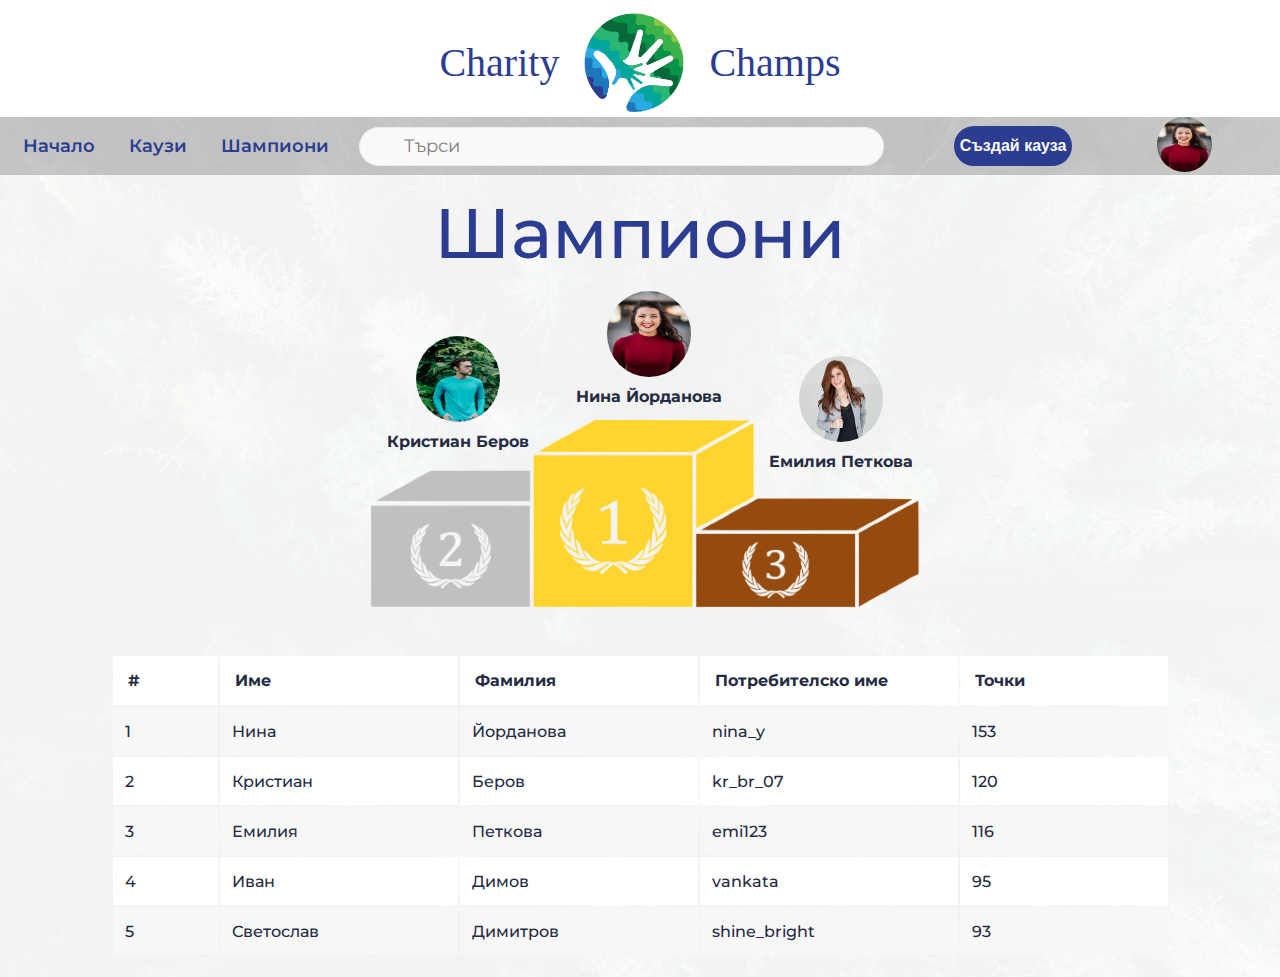
<file: champions.html>
<!DOCTYPE html>
<html lang="en">

<head>
    <meta charset="UTF-8">
    <meta http-equiv="X-UA-Compatible" content="IE=edge">
    <meta name="viewport" content="width=device-width, initial-scale=1.0">
    <title>Шампиони</title>
    <link rel="stylesheet" href="./css/main.css">
    <link rel="stylesheet" href="./css/champions.css">
    <link href='https://fonts.googleapis.com/css?family=Montserrat' rel='stylesheet'>
</head>

<body>
    <header onclick="location.href='home.html'">
        <div class="title-logo-wrapper" onclick="location.href='home.html'">
            <div class="title">Charity</div>
            <img class="header-logo" src="./images/logo_notext.png">
            <div class="title">Champs</div>
        </div>
    </header>
    <main>
        <nav class="navbar">
            <div class="links-wrapper">
                <a class="link" href="home.html">Начало</a>
                <a class="link" href="catalog.html">Каузи</a>
                <a class="link" href="champions.html">Шампиони</a>
            </div>
            <div class="search-root">
                <div class="search-wrapper">
                    <input class="searchfield" />
                    <div class="search-overlay">
                        <i class="fas fa-search"></i>
                        <span>Търси</span>
                    </div>
                </div>
            </div>
            <div class="actions-wrapper">
                <button class="create-btn" type="button" onclick="location.href='create.html'">Създай кауза</button>
                <a href="my_profile.html">
                    <img class="profile-pic" src="./images/champions_1.jpg">
                </a>
            </div>
        </nav>

        <section class="content">
            <h2 class="champions-heading">Шампиони</h2>

            <div class="prize-wrapper">
                <div class="users-wrapper">
                    <div class="user-display-wrapper second">
                        <img class="user-picture" src="./images/champions_2.jpg">
                        <span class="user-name">Кристиан Беров</span>
                    </div>
                    <div class="user-display-wrapper first">
                        <img class="user-picture" src="./images/champions_1.jpg">
                        <span class="user-name">Нина Йорданова</span>
                    </div>
                    <div class="user-display-wrapper third">
                        <img class="user-picture" src="./images/champions_3.jpg">
                        <span class="user-name">Емилия Петкова</span>
                    </div>
                </div>
                <img class="prize-picture" src="./images/Podium.png">
            </div>

            <table class="ranks-table">
                <thead class="table-head">
                    <th class="first-col">#</th>
                    <th class="second-col">Име</th>
                    <th class="third-col">Фамилия</th>
                    <th class="fourth-col">Потребителско име</th>
                    <th class="fifth-col">Точки</th>
                </thead>
                <tr>
                    <td>1</td>
                    <td>Нина</td>
                    <td>Йорданова</td>
                    <td>nina_y</td>
                    <td>153</td>
                </tr>
                <tr>
                    <td>2</td>
                    <td>Кристиан</td>
                    <td>Беров</td>
                    <td>kr_br_07</td>
                    <td>120</td>
                </tr>
                <tr>
                    <td>3</td>
                    <td>Емилия</td>
                    <td>Петкова</td>
                    <td>emi123</td>
                    <td>116</td>
                </tr>
                <tr>
                    <td>4</td>
                    <td>Иван</td>
                    <td>Димов</td>
                    <td>vankata</td>
                    <td>95</td>
                </tr>
                <tr>
                    <td>5</td>
                    <td>Светослав</td>
                    <td>Димитров</td>
                    <td>shine_bright</td>
                    <td>93</td>
                </tr>
            </table>

        </section>

    </main>
</body>

</html>
</file>
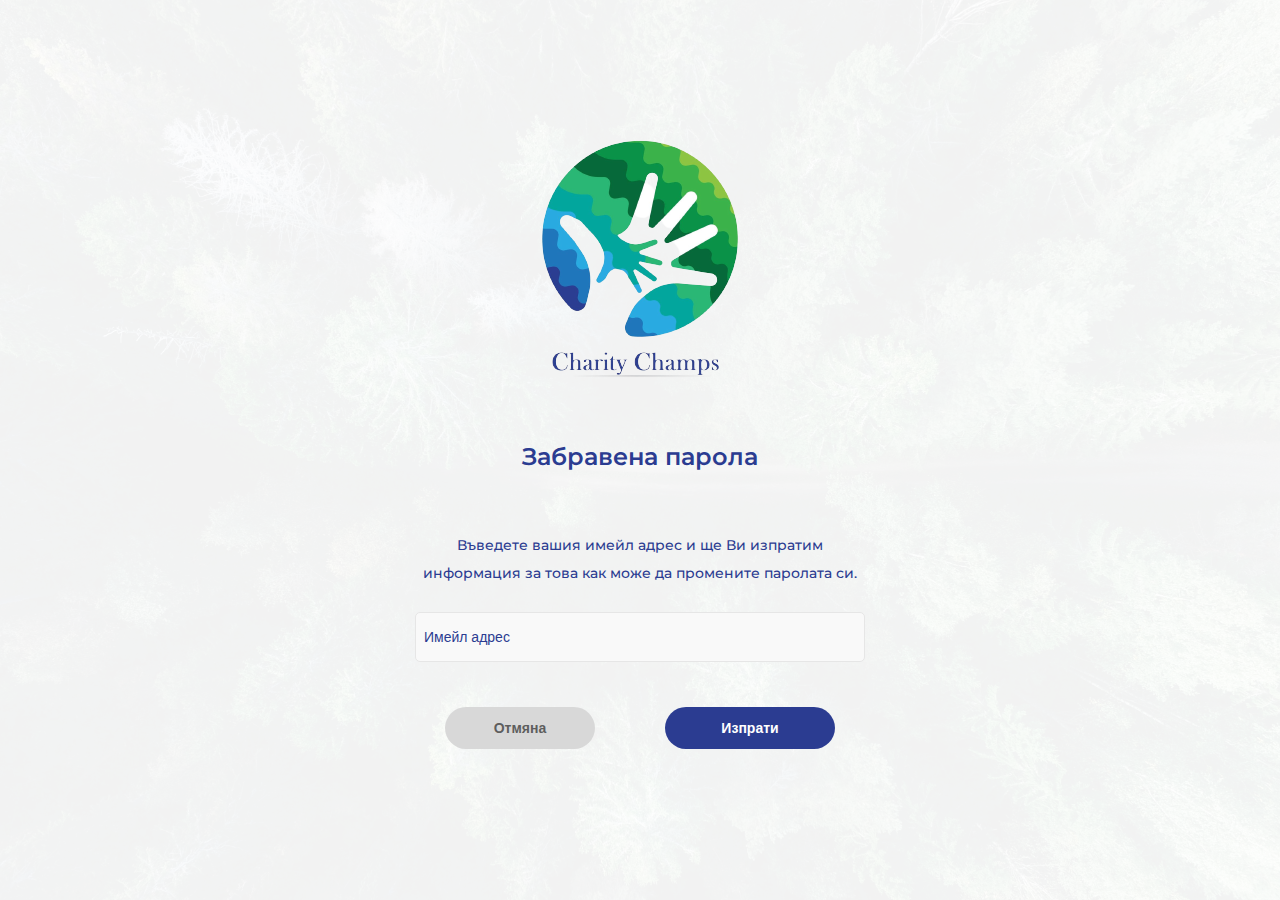
<file: forgotten_password.html>
<!DOCTYPE html>
<html lang="en">

<head>
    <meta charset="UTF-8">
    <meta http-equiv="X-UA-Compatible" content="IE=edge">
    <meta name="viewport" content="width=device-width, initial-scale=1.0">
    <title>Забравена парола</title>
    <link rel="stylesheet" href="./css/main-register.css">
    <link rel="stylesheet" href="./css/forgotten_password.css">
    <link href='https://fonts.googleapis.com/css?family=Montserrat' rel='stylesheet'>
    
</head>

<body>
    <main>
        <div class="img-wrapper">
            <img src="./images/logo.png">
        </div>
        <h1 class="heading">Забравена парола</h1>
        <span class="forgotten-password-text">Въведете вашия имейл адрес и ще Ви изпратим информация за това как може да промените паролата си.</span>
        <div class="input-wrapper">
            <input class="login-field" placeholder="Имейл адрес" />
        </div>
        <div class="buttons-wrapper">
            <button id="cancel-btn">Отмяна</button>
            <button id="send-btn">Изпрати</button>
        </div>
    </main>
</body>

</html>
</file>
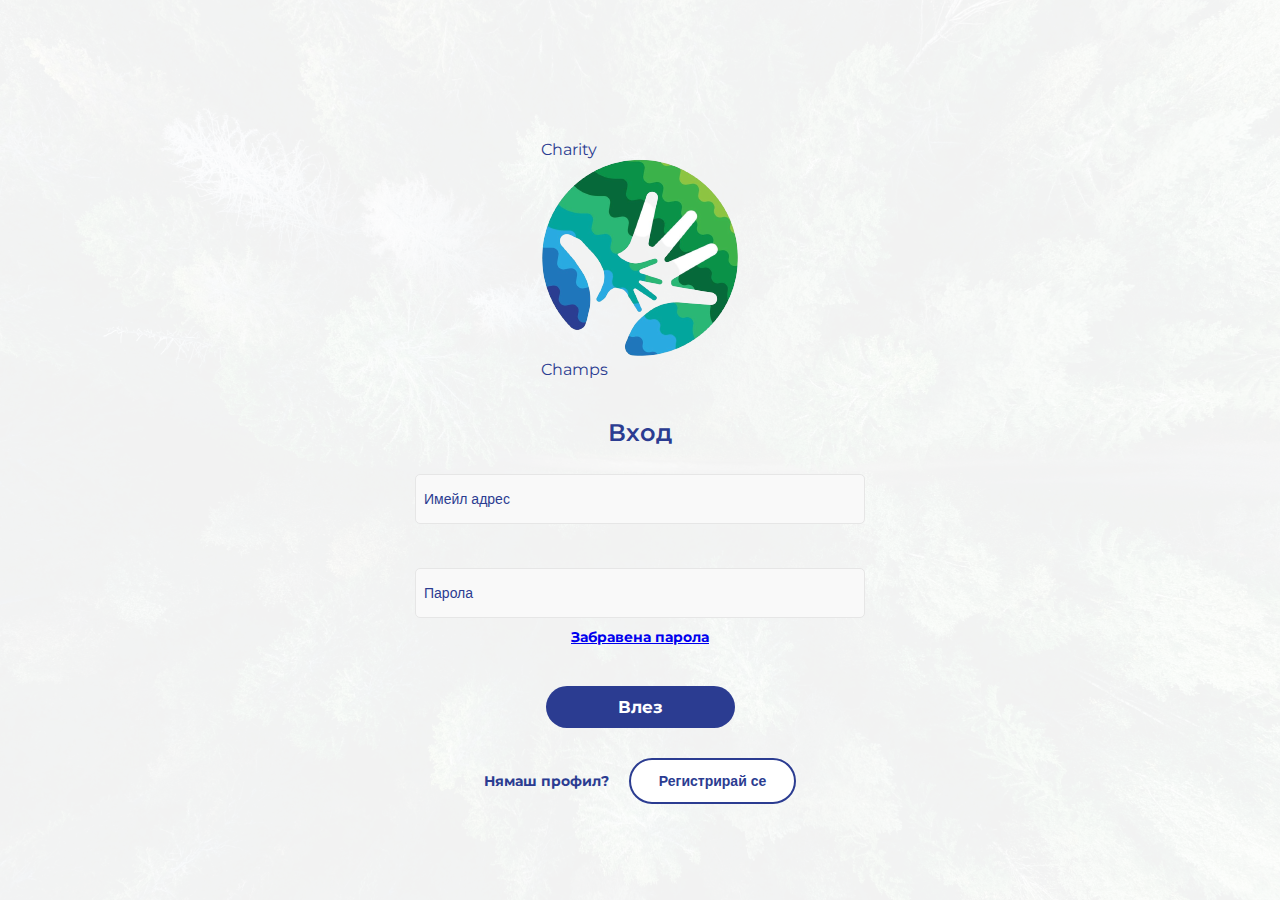
<file: login.html>
<!DOCTYPE html>
<html lang="en">

<head>
    <meta charset="UTF-8">
    <meta http-equiv="X-UA-Compatible" content="IE=edge">
    <meta name="viewport" content="width=device-width, initial-scale=1.0">
    <title>Влез в Charity Champs</title>
    <link rel="stylesheet" href="./css/main-register.css">
    <link rel="stylesheet" href="./css/login.css">
    <link href='https://fonts.googleapis.com/css?family=Montserrat' rel='stylesheet'>
</head>

<body>
    <main>
        <div class="logo-wrapper">
            <div class="title">Charity</div>
            <img class="header-logo" src="./images/logo_notext.png">
            <div class="title">Champs</div>
        </div>
        <h1 class="heading">Вход</h1>
        <div class="input-wrapper">
            <input class="login-field" placeholder="Имейл адрес" />
            <input type="password" class="login-field" placeholder="Парола" />
        </div>
        <a href="forgotten_password.html">Забравена парола</a>
        <div class="button-wrapper">
            <button id="login-btn" onclick="location.href='home.html'">Влез</button>
            <div class="not-registered-wrapper">
                <span>Нямаш профил?</span>
                <button id="register-btn" type="button" onclick="location.href='register.html'">Регистрирай се</button>
            </div>
        </div>
    </main>
</body>

</html>
</file>
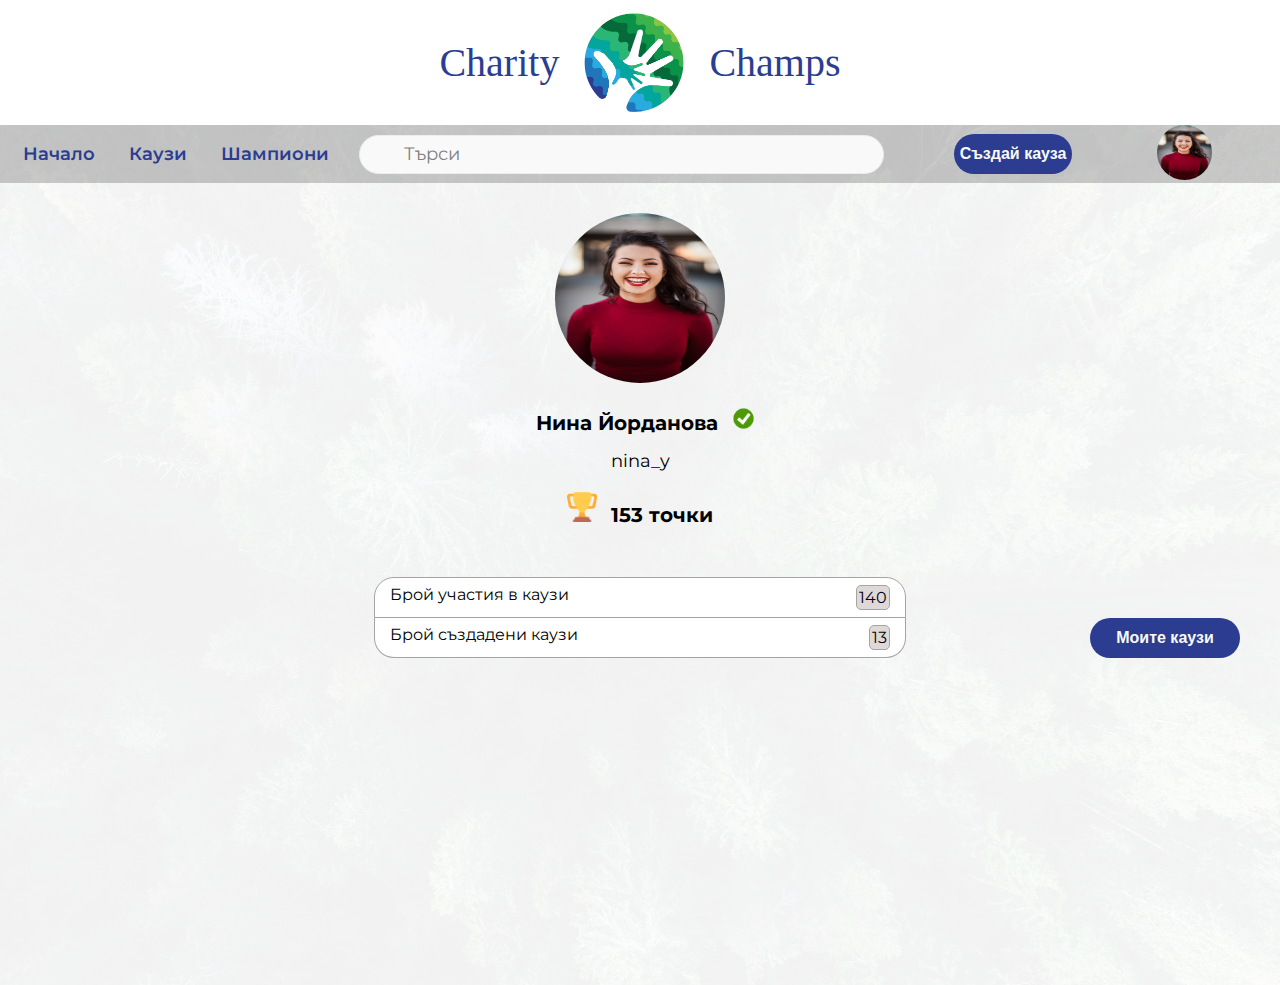
<file: my_profile.html>
<!DOCTYPE html>
<html lang="en">

<head>
    <meta charset="UTF-8">
    <meta http-equiv="X-UA-Compatible" content="IE=edge">
    <meta name="viewport" content="width=device-width, initial-scale=1.0">
    <title>Моят профил</title>
    <link rel="stylesheet" href="./css/main.css">
    <link rel="stylesheet" href="./css/my_profile.css">
    <link href='https://fonts.googleapis.com/css?family=Montserrat' rel='stylesheet'>
</head>

<body>
    <header onclick="location.href='home.html'">
        <div class="title-logo-wrapper" onclick="location.href='home.html'">
            <div class="title">Charity</div>
            <img class="header-logo" src="./images/logo_notext.png">
            <div class="title">Champs</div>
        </div>
    </header>
    <main>
        <nav class="navbar">
            <div class="links-wrapper">
                <a class="link" href="home.html">Начало</a>
                <a class="link" href="catalog.html">Каузи</a>
                <a class="link" href="champions.html">Шампиони</a>
            </div>
            <div class="search-root">
                <div class="search-wrapper">
                    <input class="searchfield" />
                    <div class="search-overlay">
                        <i class="fas fa-search"></i>
                        <span>Търси</span>
                    </div>
                </div>
            </div>
            <div class="actions-wrapper">
                <button class="create-btn" onclick="location.href='create.html'">Създай кауза</button>
                <a href="my_profile.html">
                    <img class="profile-pic" src="./images/champions_1.jpg">
                </a>
            </div>
        </nav>

        <section class="content">
            <img class="main-profile-pic" src="./images/champions_1.jpg">
            <div>
                <p class="name">Нина Йорданова</p>
                <img class="ok-img" src="./images/ok-icon.png" alt="okay icon">
            </div>
            <div class="username">nina_y</div>
            <div class="points">
                <img class="trophy-icon" src="./images/trophy.png" alt="trophy image">
                <p class="points-cnt">153 точки</p>
            </div>
            <div>
                <div class="activity-info joins">Брой участия в каузи
                    <p class="cnt">140</p>
                </div>
            </div>

            <div class="activity-info charities">Брой създадени каузи
                <p class="cnt">13</p>
            </div>
            <div class="btn-wrapper">
                <button id="btn-my-charities" class="my-charities-btn">Моите каузи</button>
            </div>

        </section>

        <div id="charities-window" class="hidden  charities-window">
            <h2 class="charities-heading">Моите каузи</h2>
            <div class="charity">
                <span class="charity-name">Пожар в Стара Планина</span>
            </div>
            <div class="charity">
                <span class="charity-name">Помощ за бежанци</span>
            </div>
            <div class="charity">
                <span class="charity-name">Помощ за възрастни хора в северозападна България</span>
            </div>
            <div class="charity">
                <span class="charity-name">Да оправим градинката в село Баница</span>
            </div>
            <div class="charity">
                <span class="charity-name">Почистване на отпадъци в Пловдив</span>
            </div>
            <div class="button-wrapper">
                <img class="x-button" src="./images/X-button.png">
            </div>
        </div>

    </main>
    <script src="./JavaScript/my_profile.js"></script>
</body>

</html>
</file>
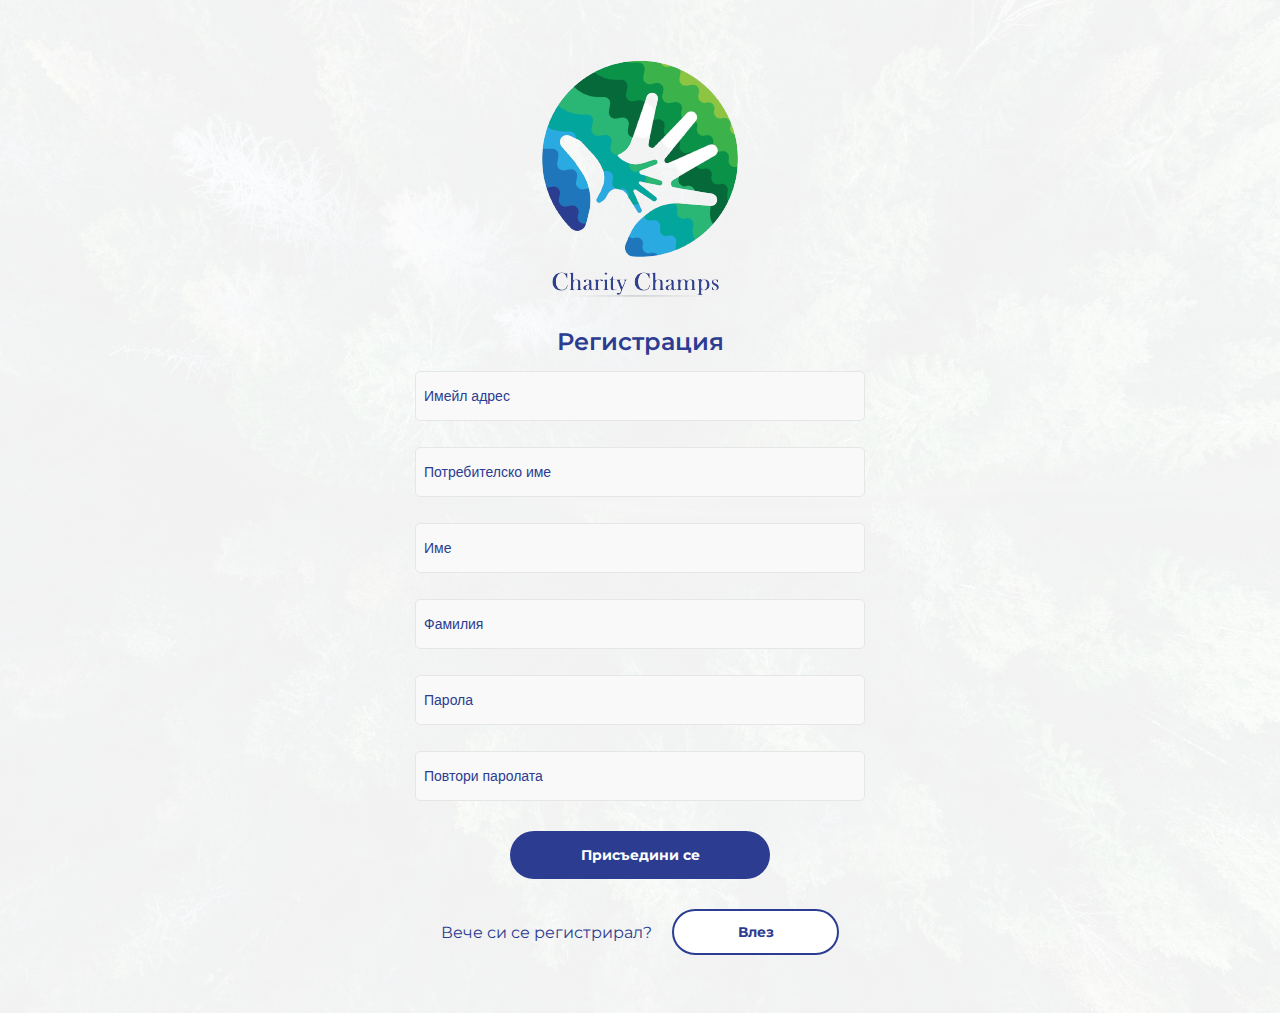
<file: register.html>
<!DOCTYPE html>
<html lang="en">

<head>
    <meta charset="UTF-8">
    <meta http-equiv="X-UA-Compatible" content="IE=edge">
    <meta name="viewport" content="width=device-width, initial-scale=1.0">
    <title>Регистрирай се в Charity Champs</title>
    <link rel="stylesheet" href="./css/main-register.css">
    <link rel="stylesheet" href="./css/register.css">
    <link href='https://fonts.googleapis.com/css?family=Montserrat' rel='stylesheet'>
</head>

<body>
    <main>
        <div class="img-wrapper">
            <img src="./images/logo.png">
        </div>
        <h1 class="heading">Регистрация</h1>
        <div class="input-wrapper">
            <input class="login-field" placeholder="Имейл адрес" />
            <input class="login-field" placeholder="Потребителско име" />
            <input class="login-field" placeholder="Име" />
            <input class="login-field" placeholder="Фамилия" />
            <input type="password" class="login-field" placeholder="Парола" />
            <input type="password" class="login-field" placeholder="Повтори паролата" />
        </div>
        <div class="button-wrapper">
            <button id="join-btn" onclick="location.href='login.html'">Присъедини се</button>
            <div class="not-registered-wrapper">
                <span>Вече си се регистрирал?</span>
                <button id="log-btn" type="button" onclick="location.href='login.html'">Влез</button>
            </div>
        </div>
    </main>
</body>

</html>
</file>
<file: css/main.css>
header {
    display: flex;
    justify-content: center;
    align-items: center;
}

.title-logo-wrapper {
    display: flex;
    align-items: center;
}

.title-logo-wrapper:hover {
    display: flex;
    cursor: pointer;
}

.header-logo {
    width: 100px;
    padding: 5px;
    margin-left: 20px;
    margin-right: 20px;
}

.title {
    font-weight: 400;
    font-size: 40px;
    font-family: 'Baskervville';
    color: #2B3D91;
}

main {
    background-image: linear-gradient(rgba(255, 255, 255, 0.95), rgba(255, 255, 255, 0.95)), url("../images/background.jpg");
    background-size: auto auto;
    background-size: cover;
    color: #2B3C91;
    font-family: 'Montserrat';
    margin-left: calc(50% - 50vw);
    width: 100vw;
    height: 89.5%;
}

.navbar {
    display: flex;
    justify-content: space-between;
    justify-content: center;
    background: rgba(0, 0, 0, 0.2);
    width: 100vw;
    height: 4.5vw;
    align-items: center;
}

.link {
    font-family: 'Montserrat';
    font-style: normal;
    font-weight: 600;
    font-size: 18px;
    color: #2B3C91;
    text-decoration: none;
    margin-right: 30px;
}

.search-wrapper {
    position: relative;
    display: flex;
    justify-content: center;
    margin-right: 30px;
}

.searchfield {
    width: 519px;
    height: 35px;
    border: 1px solid #eeebf1;
    background-color: #F9F9F9;
    border-radius: 30px;
    font-size: 18px;
}

.search-overlay {
    position: absolute;
    left: 0;
    right: 0;
    top: 0;
    bottom: 0;
    width: 100%;
    height: 100%;
    pointer-events: none;
    display: flex;
    align-items: center;
}

.search-overlay span {
    font-size: 18px;
    color: gray;
    margin-left: 10px;
}

.searchfield:focus~.search-overlay {
    display: none;
}

.searchfield:focus {
    outline: none;
}

.fa-search {
    margin-left: 35px;
    color: black;
}

.create-btn {
    width: 100%;
    height: 40px;
    background: #2B3C91;
    border-radius: 25px;
    font-size: 16px;
    font-weight: 600;
    color: #F9F9F9;
    margin-left: 40px;
    margin-right: 40px;
}

.create-btn:hover {
    background: #576de0;
    cursor: pointer;
}

button {
    border: none;
    outline: none;
    background: none;
}

.profile-pic {
    width: 55px;
    height: 55px;
    border-radius: 100%;
    padding: 5px;
    margin-left: 40px;
    margin-right: 40px;
}

.actions-wrapper {
    display: flex;
    align-items: center;
}


body {
    overflow-x: hidden;
    height: 960px;
}

a:hover{
    color: #576de0;
}
</file>
<file: css/champions.css>
.content {
    display: flex;
    justify-content: center;
    flex-direction: column;
    align-items: center;
}

.prize-wrapper {
    display: flex;
    flex-direction: column;
}

.users-wrapper {
    display: flex;
    justify-content: space-around;
    align-items: center;
}

.user-display-wrapper {
    display: flex;
    flex-direction: column;
    align-items: center;
    justify-content: center;
}

.champions-heading {
    font-family: 'Montserrat';
    font-style: normal;
    font-weight: 500;
    font-size: 70px;
    margin-top: 15px;
    margin-bottom: 15px;
}

.user-picture {
    width: 84px;
    height: 86px;
    border-radius: 100%;
    margin-bottom: 10px;
}

.user-name {
    font-family: 'Montserrat';
    font-style: normal;
    font-weight: 700;
    font-size: 16px;
    color: #252B42;
}

.prize-picture {
    border-radius: 46px;
    width: 594px;
    height: 348px;
    margin-top: -100px;
}

.second {
    margin-bottom: -90px;
    margin-left: 20px;
}

.third {
    margin-bottom: -130px;
}

tr {
    width: 893px;
    height: 48px;
    font-family: 'Montserrat';
    font-style: normal;
    font-weight: 500;
    font-size: 16px;
    border: 1px solid #EDEDED;
    color: #252B42;

}

tr:nth-child(odd) {
    background-color: #F7F7F7;
}

tr:nth-child(even) {
    background-color: #FFFFFF;
}

.table-header {
    width: 893px;
    height: 63px;
    font-family: 'Montserrat';
    font-style: normal;
    font-weight: 900;
    font-size: 16px;
    border: 1px solid #EDEDED;
    
    color: #252B42;
}

th{
    background-color: #FFFFFF;
    text-align: left;
    padding: 15px;
}

td{
    padding: 12px;
}

.first-col{
    width: 75px;
}

.second-col{
    width: 208px;
}

.third-col{
    width: 208px;
}

.fourth-col{
    width: 228px;
}

.fifth-col{
    width: 178px;
}
</file>
<file: css/main-register.css>
body {
    background-image: linear-gradient(rgba(255, 255, 255, 0.95), rgba(255, 255, 255, 0.95)), url("../images/background.jpg");
    background-size: cover;
    color: #2B3C91;
    font-family: 'Montserrat';
}

main {
    display: flex;
    flex-direction: column;
    align-items: center;
    margin-top: 140px;
}

.login-field {
    background: #F9F9F9;
    border: 1px solid #E6E6E6;
    box-sizing: border-box;
    border-radius: 5px;
    height: 50px;
    width: 450px;
    outline: none;
    padding: 8px;
    font-size: 14px;
    margin: 22px;
}

.login-field::placeholder {
    color: #2B3C91;
}

.login-field:last-of-type {
    margin-bottom: 5px;
}

button {
    border: none;
    outline: none;
    background: none;
}

.input-wrapper {
    display: flex;
    flex-direction: column;
    margin: 5px;
}

.heading {
    font-size: 24px;
    font-weight: 600;
    margin: 60px;
    font-family: "Montserrat";
}

.not-registered-wrapper {
    display: flex;
    flex-direction: row;
    align-items: center;
    justify-content: center;
    margin: 30px;
}

.button-wrapper {
    display: flex;
    flex-direction: column;
    align-items: center;
    margin: 40px;
}
</file>
<file: css/forgotten_password.css>
.forgotten-password-text {
    height: 54px;
    width: 443px;
    text-align: center;
    font-family: "Montserrat";
    font-size: 14px;
    font-weight: 500;
    line-height: 28px;
    text-align: center;

}

#cancel-btn {
    background: #D8D8D8;
    border-radius: 37px;
    width: 150px;
    height: 42px;
    font-size: 14px;
    font-weight: 700;
    color: #5E5E5E;
    margin-right: 66px;
}

#cancel-btn:hover {
    background: #b3b1b1;
}

#send-btn {
    width: 170px;
    height: 42px;
    background: #2B3C91;
    border-radius: 37px;
    font-size: 14px;
    font-weight: 700;
    color: #FFFFFF;
}

#send-btn:hover {
    background: #4b62d4;
}

.input-wrapper {
    display: flex;
    flex-direction: column;
    margin-top: 5px;
    margin-bottom: 40px;
}
</file>
<file: css/login.css>
.heading {
    font-style: normal;
    font-weight: 600;
    font-size: 24px;
    line-height: 28px;
    margin:0px;
    margin-top: 40px;
}

#login-btn {
    background: #2B3C91;
    border-radius: 37px;
    color: #FFFFFF;
    width: 189px;
    height: 42px;
    font-family: 'Montserrat';
    font-style: normal;
    font-weight: 700;
    font-size: 17px;

}

#login-btn:hover {
    background: #4b62d4;
}

#register-btn {
    background: #FFFFFF;
    border: 2px solid #2B3C91;
    box-sizing: border-box;
    border-radius: 37px;
    width: 167px;
    height: 46px;
    margin-left: 20px;
    color: #2B3C91;
    font-size: 14px;
    font-weight: 700;

}

#register-btn:hover {
    background: #e6e6e6;
}

.input-wrapper {
    display: flex;
    flex-direction: column;
    margin: 5px;
}

a:visited {
    color: #2B3C91;
}

a {
    font-family: "Montserrat";
    font-size: 14px;
    font-weight: 700;
}

span {
    font-family: "Montserrat";
    font-size: 14px;
    font-weight: 700;


}
</file>
<file: css/my_profile.css>
main {
    text-align: center;
    color: black;
    margin-bottom: 0px;
}

.main-profile-pic {
    width: 170px;
    height: 170px;
    line-height: 170px;
    border-radius: 100%;
    margin-top: 30px;
    margin-bottom: 20px;
}

.name {
    font-weight: 700;
    font-size: 20px;
    margin: 10px;
    display: inline;
}

.ok-img {
    width: 23px;
    display: inline;
}

.username {
    margin: 15px;
    font-size: 18px;
}

.points {
    margin-top: 20px;
    margin-bottom: 50px;
}

.trophy-icon {
    width: 30px;
    display: inline;
    margin-right: 10px;
}

.points-cnt {
    display: inline;
    font-weight: 700;
    font-size: 20px;
}

.activity-info {
    display: inline-block;
    margin: 0px;
    padding: 7px 15px;
    background-color: white;
    border: 1px solid rgb(168, 163, 163);
    width: 500px;
    text-align: left;
}

.joins {
    border-top-left-radius: 20px;
    border-top-right-radius: 20px;
}

.charities {
    border-bottom-left-radius: 20px;
    border-bottom-right-radius: 20px;
    border-top: none;
}

.cnt {
    display: inline;
    background-color: rgb(222, 216, 216);
    border: 1px solid rgb(168, 163, 163);
    padding: 2px;
    border-radius: 5px;
    float: right;
    margin-left: 50px;
    margin-top: 0;
    margin-bottom: 0;
}

.btn-wrapper {
    text-align: right;
    margin: 20px;
    margin-top: -60px;
    margin-left: -200px;
}

.my-charities-btn {
    width: 150px;
    height: 40px;
    background: #2B3C91;
    border-radius: 25px;
    font-size: 16px;
    font-weight: 600;
    color: #F9F9F9;
    display: inline-block;
    margin: 20px;
}

.my-charities-btn:hover {
    background: #4b62d4;
}

body {
    background-image: linear-gradient(rgba(255, 255, 255, 0.95), rgba(255, 255, 255, 0.95)), url("../images/background.jpg");
    background-size: cover;
    margin: 0px;
}

header {
    background-color: white;
    padding: 8px;
}

.charities-header {
    display: flex;
    justify-content: center;
    width: 100%;
}

.charities-heading {
    font-family: 'Montserrat';
    font-style: normal;
    font-weight: 500;
    font-size: 32px;
    color: #2B3C91;
    margin: 20px;
    margin-bottom: 15px;
    align-self: center;
}

.hidden {
    display: none !important;
}

.charities-window {
    display: flex;
    position: absolute;
    top: 50%;
    left: 50%;
    transform: translate(-50%, -50%);
    background-color: white;
    width: 1224px;
    height: 598px;
    border: 2px solid #000000;
    z-index: 2;
    flex-direction: column;
}

.charities-header span {
    align-self: flex-end;
    margin-top: auto;
    margin-left: auto;
    margin-right: 10px;
    font-family: 'Montserrat';
    font-style: normal;
    font-weight: 500;
    font-size: 18px;
    color: #000000;
}

.charity {
    display: flex;
    justify-content: space-between;
    align-items: center;
    border-bottom: 1px solid #EBEBEB;
    height: 85px;
}

.charity:first-of-type {
    border-top: 1px solid #EBEBEB;
}

.charity-name {
    font-family: 'Montserrat';
    font-style: normal;
    font-weight: 500;
    font-size: 18px;
    color: #252B42;
    margin-left: 60px;
}

.x-button {
    height: 85px;
    width: 65px;
}
</file>
<file: css/register.css>
main {
    margin-top: 60px;
}

.heading {
    margin: 5px;
    margin-top: 25px;
}

#join-btn {
    width: 260px;
    height: 48px;
    background: #2B3C91;
    border-radius: 37px;
    font-family: "Montserrat";
    font-size: 14px;
    font-weight: 700;
    color: #FFFFFF;
}

#join-btn:hover {
    background: #4b62d4;
}

#log-btn {
    background: #FFFFFF;
    border: 2px solid #2B3C91;
    box-sizing: border-box;
    border-radius: 37px;
    width: 167px;
    height: 46px;
    font-family: 'Montserrat';
    font-style: normal;
    font-weight: 700;
    font-size: 14px;
    color: #2B3C91;
    margin-left: 20px;
}

#log-btn:hover {
    background: #e6e6e6;
}

.login-field {
    margin: 13px;
}

.login-field:first-of-type {
    margin-top: 5px;
}

.button-wrapper {
    margin: 20px;
}

/* body{
    overflow: hidden;
} */
</file>
